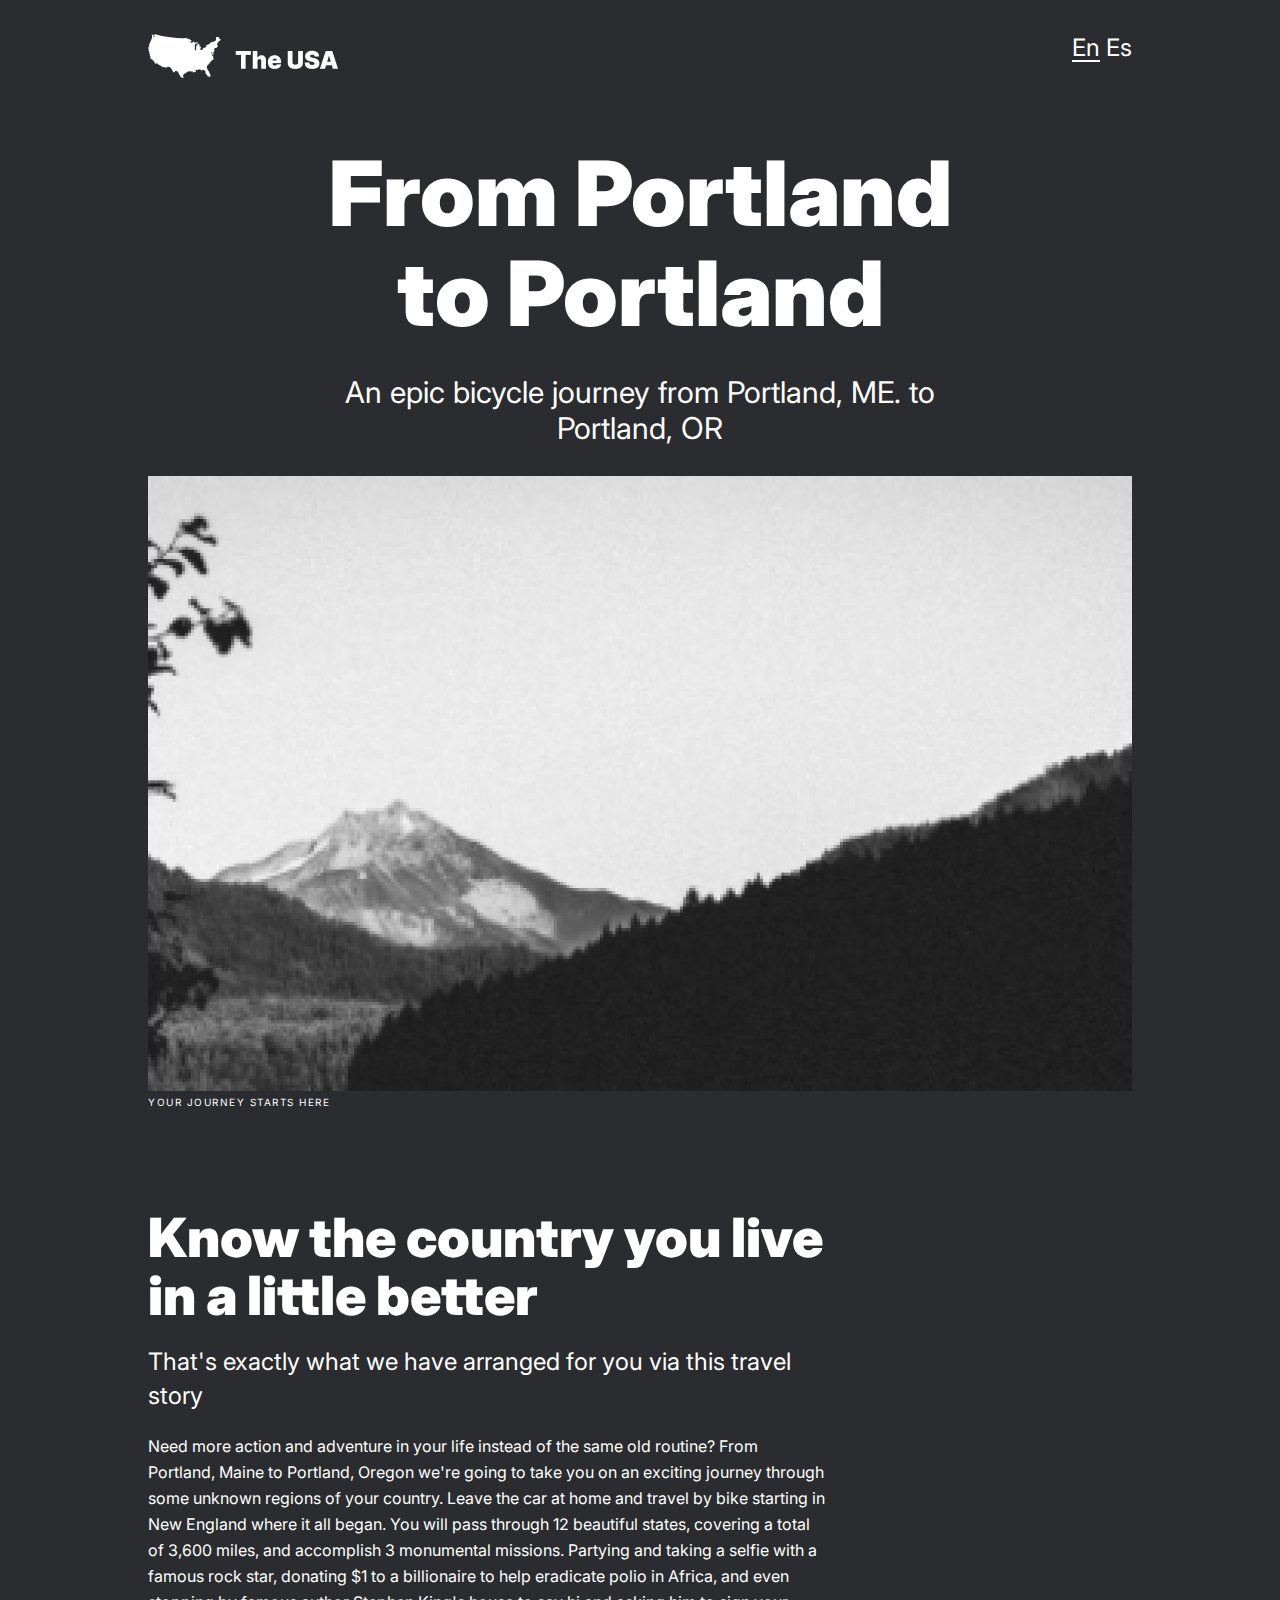
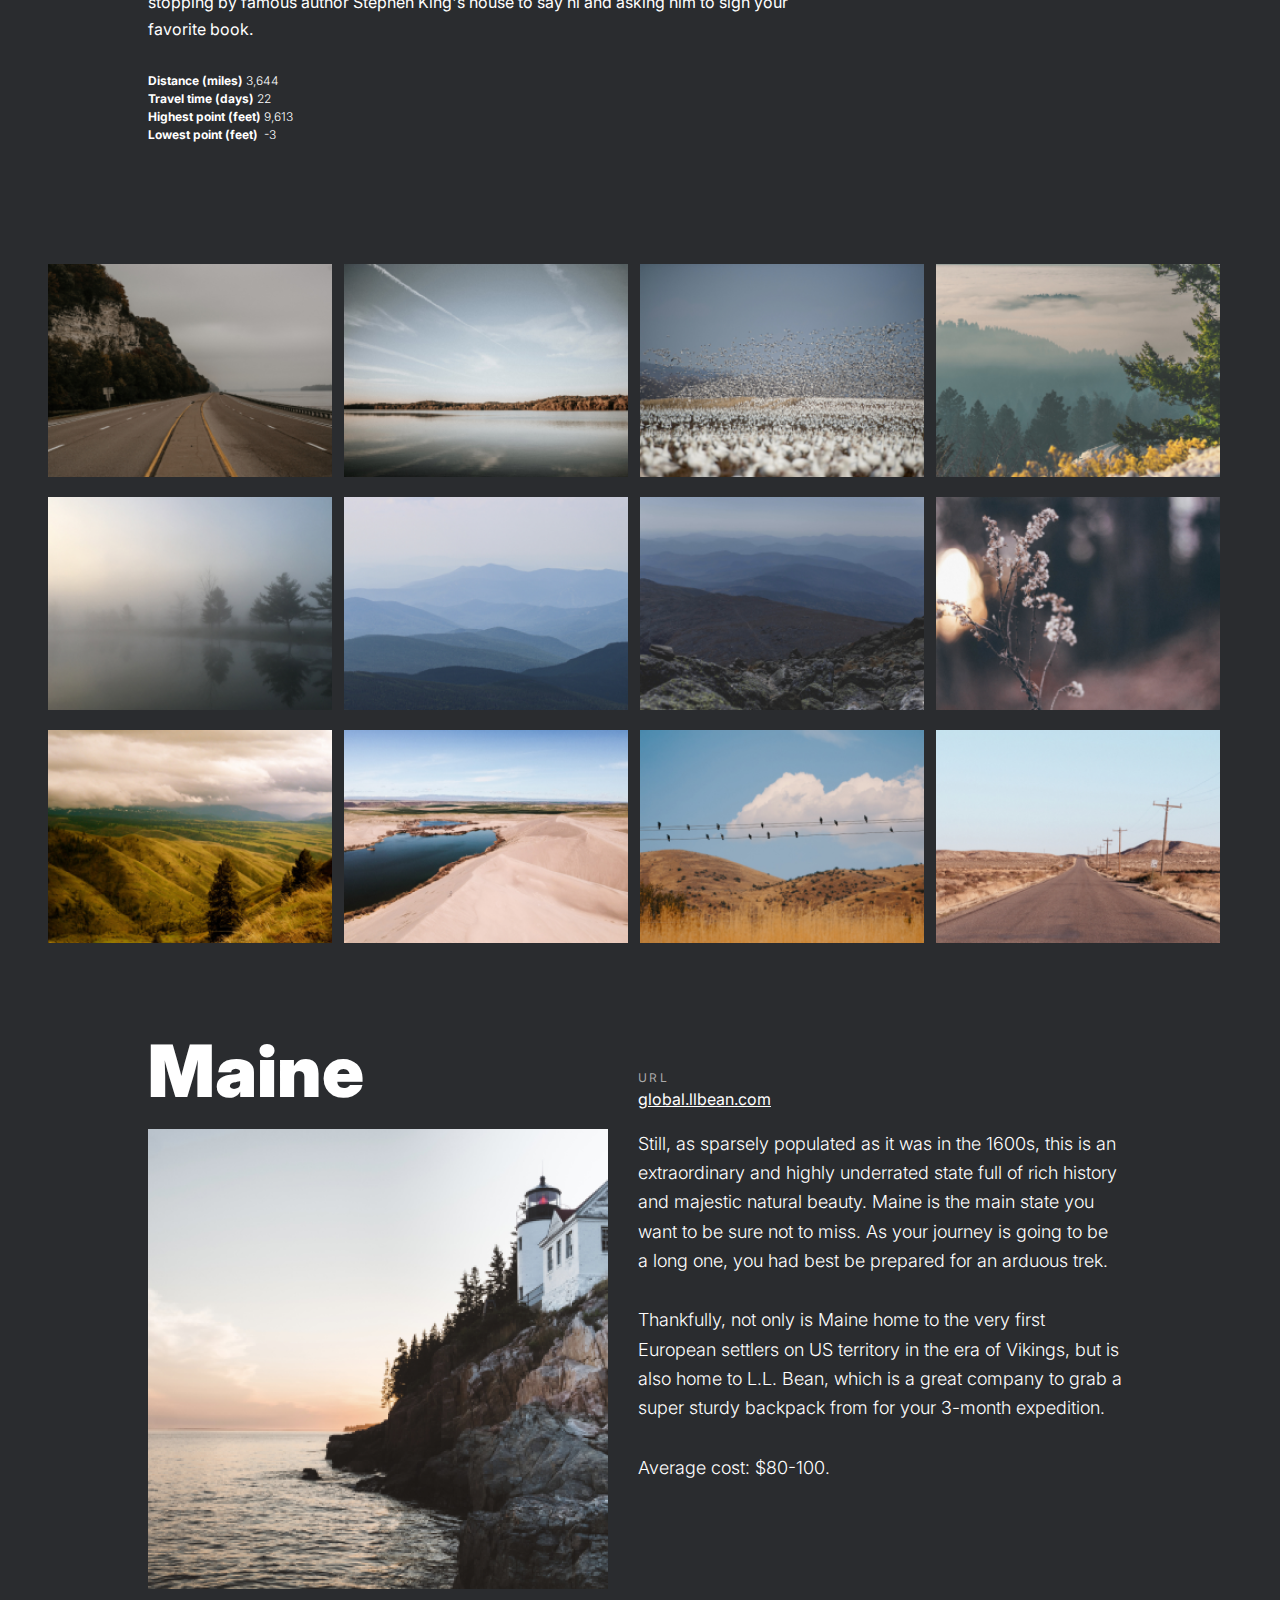
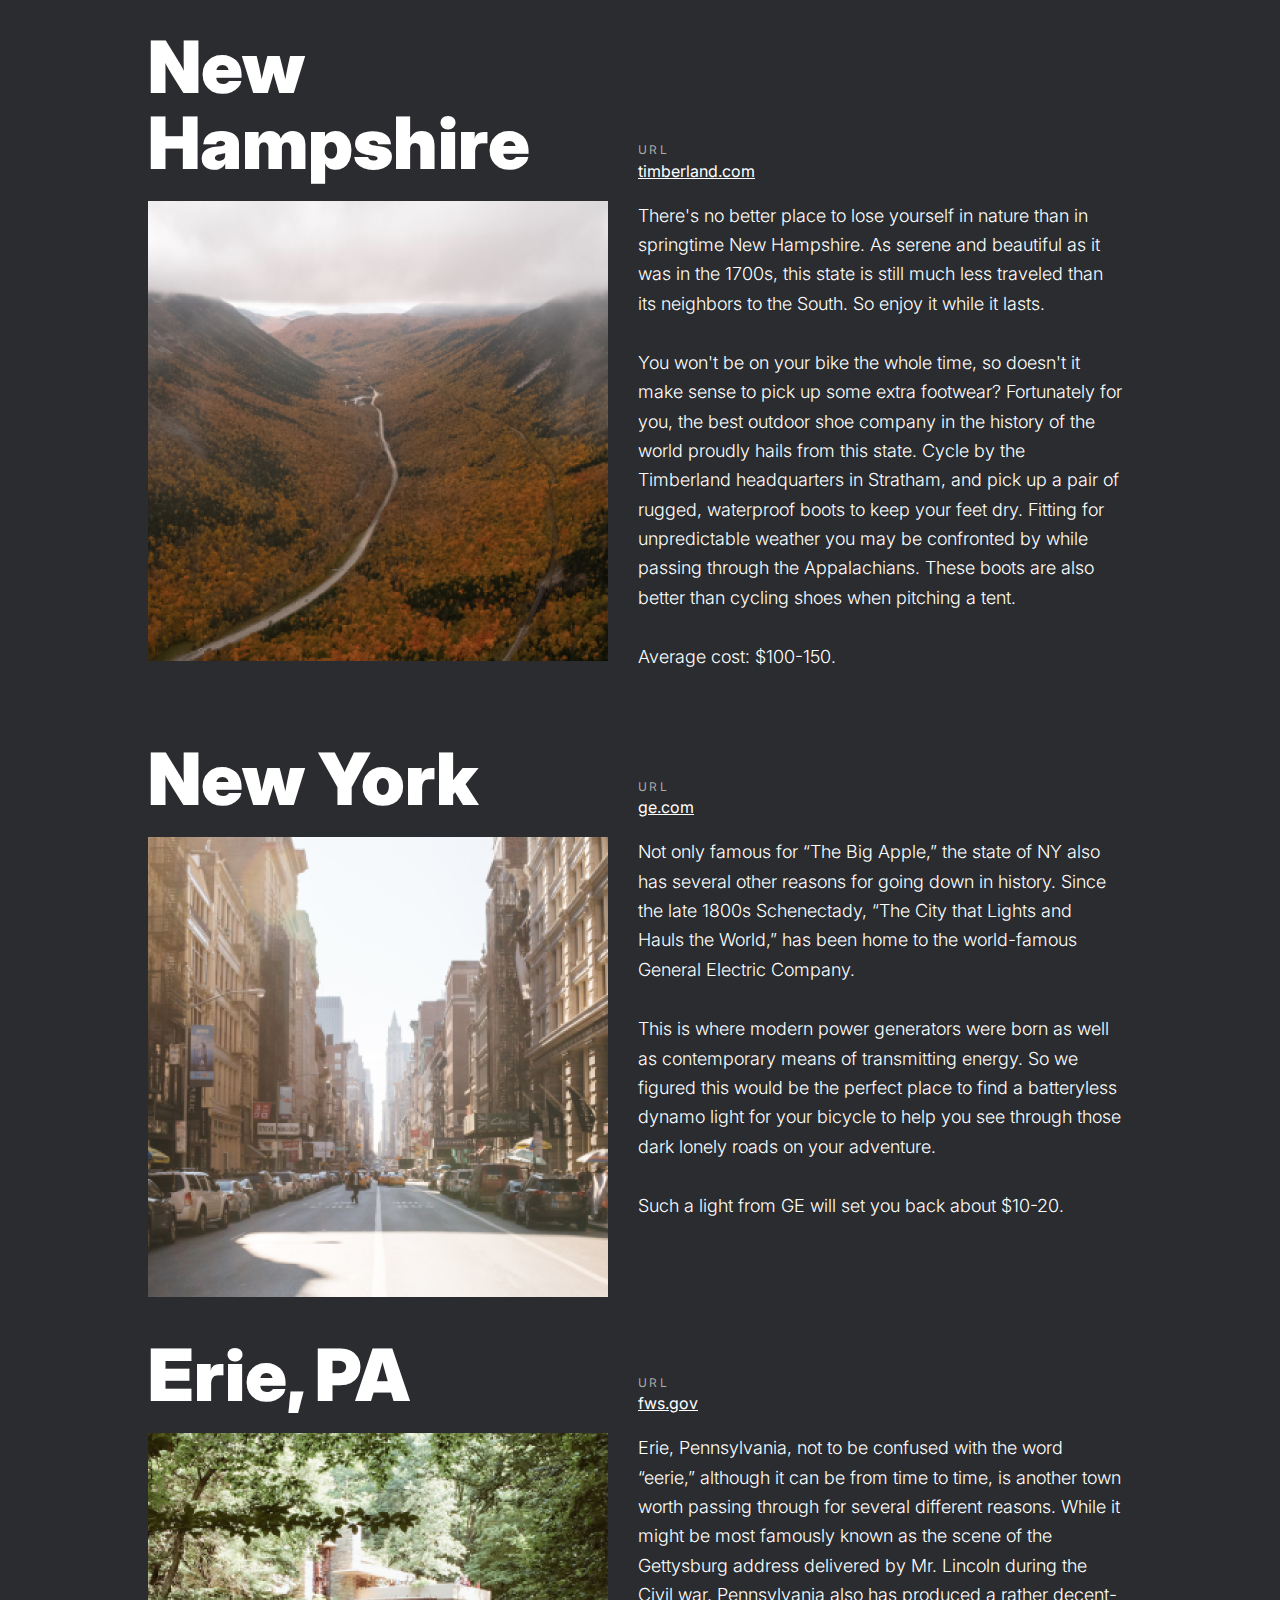
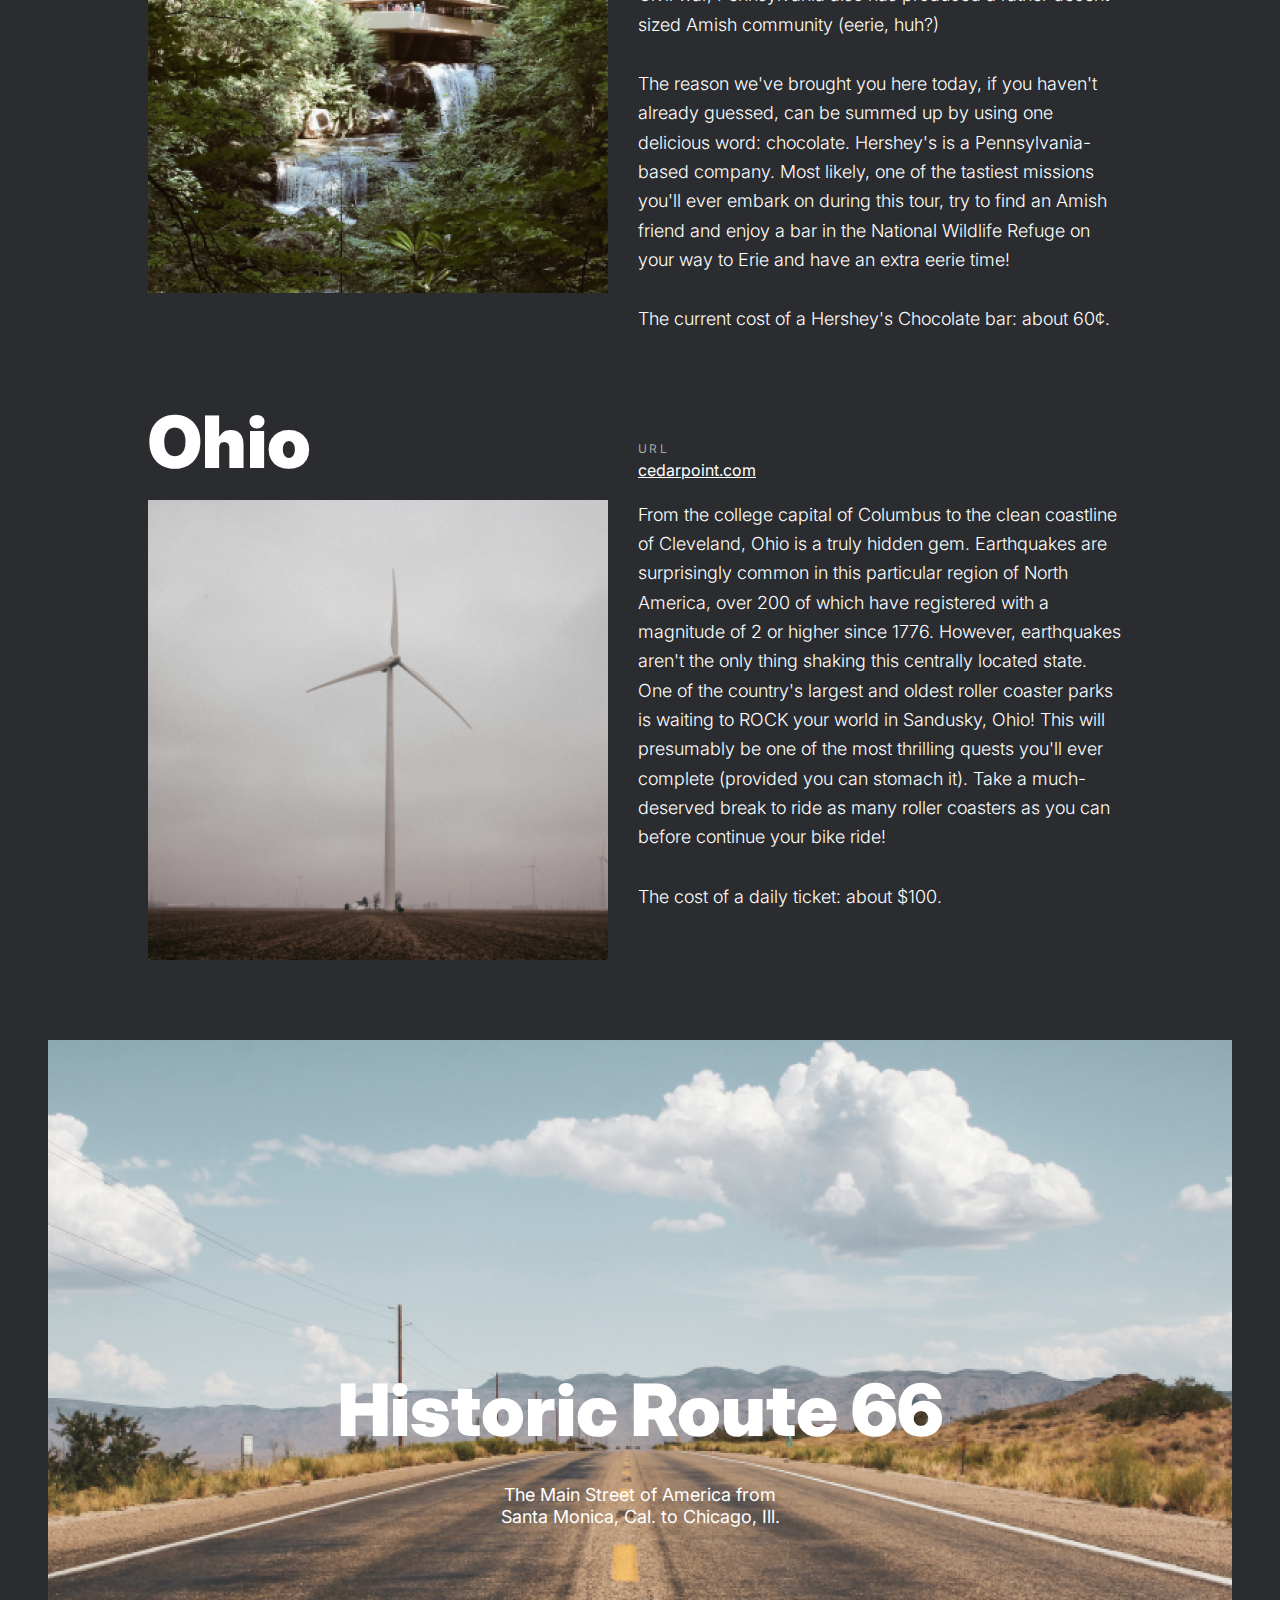
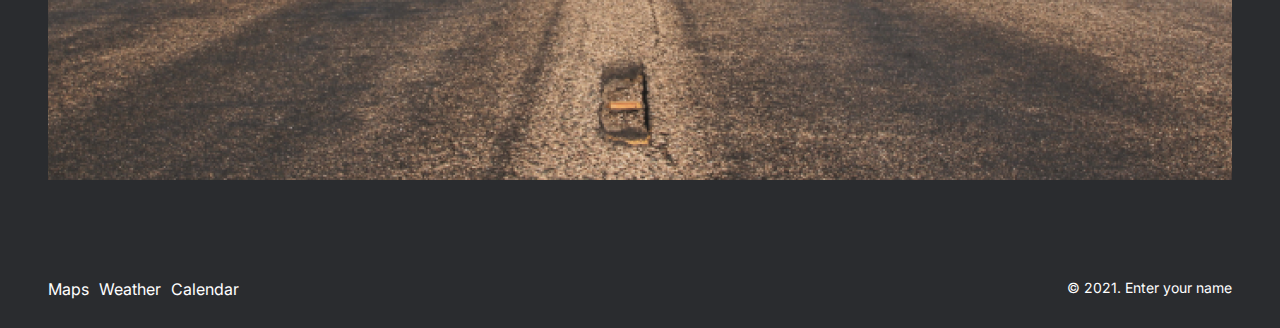
<file: index.html>
<!DOCTYPE html>
<html lang="en">
<head>
    <meta charset="UTF-8">
    <meta name="viewport" content="width=device-width, initial-scale=1.0">
    <title>From Portland to Portland</title>
    <link rel="stylesheet" href="styles/style.css">
</head>
<body>
    <div class="page">
        <header class="header">
            <div class="header__logo"></div>
            <ul class="header__lang-links">
                <li class="header__item">
                    <div class="underline-block">
                        <a href="" class="header__link">En</a>
                    </div>
                </li>
                <li class="header__item">
                    <a href="" class="header__link">Es</a>
                </li>
            </ul>
        </header>
        <section class="lead">
            <h1 class="lead__title">From Portland to Portland</h1>
            <h5 class="lead__subtitle">An epic bicycle journey from Portland, ME. to Portland, OR</h5>
            <img class="lead__image" src="image/lead__image.jpg" alt="image of mountains">
            <p class="lead__caption">YOUR JOURNEY STARTS HERE</p>
        </section>
        <section class="intro">
            <h1 class="intro__title">Know the country you live in a little better</h1>
            <h5 class="intro__subtitle">That's exactly what we have arranged for you via this travel story</h5>
            <p class="intro__main-text">Need more action and adventure in your life instead of the same old routine?
                From Portland, Maine to Portland, Oregon we're going to take you on an exciting journey through some
                unknown regions of your country. Leave the car at home and travel by bike starting in New England where
                it all began. You will pass through 12 beautiful states, covering a total of 3,600 miles, and accomplish
                3 monumental missions. Partying and taking a selfie with a famous rock star, donating $1 to a
                billionaire to help eradicate polio in Africa, and even stopping by famous author Stephen King's house
                to say hi and asking him to sign your favorite book.</p>
            <ul class="intro__list">
                <li class="intro__list-item">Distance (miles) <span class="intro__span">3,644</span></li>
                <li class="intro__list-item">Travel time (days) <span class="intro__span">22</span></li>
                <li class="intro__list-item">Highest point (feet) <span class="intro__span">9,613</span></li>
                <li class="intro__list-item"> Lowest point (feet)  <span class="intro__span">-3</span></li>
            </ul>
        </section>
        <section class="photo-grid">
            <img class="photo-grid__image" src="image/grid__item.png" alt="nature photo">
            <img class="photo-grid__image" src="image/grid__item (1).png" alt="nature photo">
            <img class="photo-grid__image" src="image/grid__item (2).png" alt="nature photo">
            <img class="photo-grid__image" src="image/grid__item (3).png" alt="nature photo">
            <img class="photo-grid__image" src="image/grid__item (4).png" alt="nature photo">
            <img class="photo-grid__image" src="image/grid__item (5).png" alt="nature photo">
            <img class="photo-grid__image" src="image/grid__item (6).png" alt="nature photo">
            <img class="photo-grid__image" src="image/grid__item (7).png" alt="nature photo">
            <img class="photo-grid__image" src="image/grid__item (8).png" alt="nature photo">
            <img class="photo-grid__image" src="image/grid__item (9).png" alt="nature photo">
            <img class="photo-grid__image" src="image/grid__item (10).png" alt="nature photo">
            <img class="photo-grid__image" src="image/grid__item (11).png" alt="nature photo">
        </section>
        <section class="all-places">
            <div class="place">
                <h1 class="place__title">Maine</h1>
                <img class="place__image" src="image/place__image1.png" alt="photo nature sea surf">
                <div class="place__website">
                    <p class="place__website__url-heading">URL</p>
                    <a class="place__website__link"
                        href="https://global.llbean.com/shop/L.L.Bean-Continental-Rucksack/122952.html?bc=50-816&csp=f&feat=816-GN1">global.llbean.com</a>
                </div>
                <div class="place__all-paragraphs">
                    <p class="place__paragraph">Still, as sparsely populated as it was in the 1600s, this is an
                        extraordinary and highly underrated state full of rich history and majestic natural beauty.
                        Maine is
                        the main state you want to be sure not to miss. As your journey is going to be a long one, you
                        had
                        best be prepared for an arduous trek.</p>
                    <p class="place__paragraph">Thankfully, not only is Maine home to the very first European settlers
                        on US
                        territory in the era of Vikings, but is also home to L.L. Bean, which is a great company to grab
                        a
                        super sturdy backpack from for your 3-month expedition. </p>
                    <p class="place__paragraph">Average cost: $80-100.</p>
                </div>
            </div>
            <div class="place">
                <h1 class="place__title">New Hampshire</h1>
                <img class="place__image" src="image/place__image2.png" alt="photo nature and view of the yellow forest">
                <div class="place__website">
                    <p class="place__website__url-heading">URL</p>
                    <a class="place__website__link"
                        href="https://www.timberland.com/timberlandpro.html">timberland.com</a>
                </div>
                <div class="place__all-paragraphs">
                    <p class="place__paragraph">There's no better place to lose yourself in nature than in springtime
                        New Hampshire. As serene and beautiful as it was in the 1700s, this state is still much less
                        traveled than its neighbors to the South. So enjoy it while it lasts.</p>
                    <p class="place__paragraph">You won't be on your bike the whole time, so doesn't it make sense to
                        pick up some extra footwear? Fortunately for you, the best outdoor shoe company in the history
                        of the world proudly hails from this state. Cycle by the Timberland headquarters in Stratham,
                        and pick up a pair of rugged, waterproof boots to keep your feet dry. Fitting for unpredictable
                        weather you may be confronted by while passing through the Appalachians. These boots are also
                        better than cycling shoes when pitching a tent.</p>
                    <p class="place__paragraph">Average cost: $100-150.</p>
                </div>
            </div>
            <div class="place">
                <h1 class="place__title">New York</h1>
                <img class="place__image" src="image/place__image3.png" alt="photo of New York city">
                <div class="place__website">
                    <p class="place__website__url-heading">URL</p>
                    <a class="place__website__link" href="https://www.ge.com/about-us">ge.com</a>
                </div>
                <div class="place__all-paragraphs">
                    <p class="place__paragraph">Not only famous for “The Big Apple,” the state of NY also has several
                        other reasons for going down in history. Since the late 1800s Schenectady, “The City that Lights
                        and Hauls the World,” has been home to the world-famous General Electric Company.</p>
                    <p class="place__paragraph">This is where modern power generators were born as well as contemporary
                        means of transmitting energy. So we figured this would be the perfect place to find a
                        batteryless dynamo light for your bicycle to help you see through those dark lonely roads on
                        your adventure. </p>
                    <p class="place__paragraph">Such a light from GE will set you back about $10-20.</p>
                </div>
            </div>
            <div class="place">
                <h1 class="place__title">Erie, PA</h1>
                <img class="place__image" src="image/place__image4.png" alt="photo nature forest with water fall">
                <div class="place__website">
                    <p class="place__website__url-heading">URL</p>
                    <a class="place__website__link" href="https://www.fws.gov/refuge/erie">fws.gov</a>
                </div>
                <div class="place__all-paragraphs">
                    <p class="place__paragraph">Erie, Pennsylvania, not to be confused with the word “eerie,” although
                        it can be from time to time, is another town worth passing through for several different
                        reasons. While it might be most famously known as the scene of the Gettysburg address delivered
                        by Mr. Lincoln during the Civil war, Pennsylvania also has produced a rather decent-sized Amish
                        community (eerie, huh?)</p>
                    <p class="place__paragraph">The reason we've brought you here today, if you haven't already guessed,
                        can be summed up by using one delicious word: chocolate. Hershey's is a Pennsylvania-based
                        company. Most likely, one of the tastiest missions you'll ever embark on during this tour, try
                        to find an Amish friend and enjoy a bar in the National Wildlife Refuge on your way to Erie and
                        have an extra eerie time!</p>
                    <p class="place__paragraph">The current cost of a Hershey's Chocolate bar: about 60¢.</p>
                </div>
            </div>
            <div class="place">
                <h1 class="place__title">Ohio</h1>
                <img class="place__image" src="image/place__image5.png" alt="Photo of a large windmill">
                <div class="place__website">
                    <p class="place__website__url-heading">URL</p>
                    <a class="place__website__link" href="https://www.cedarpoint.com">cedarpoint.com</a>
                </div>
                <div class="place__all-paragraphs">
                    <p class="place__paragraph">From the college capital of Columbus to the clean coastline of
                        Cleveland, Ohio is a truly hidden gem. Earthquakes are surprisingly common in this particular
                        region of North America, over 200 of which have registered with a magnitude of 2 or higher since
                        1776. However, earthquakes aren't the only thing shaking this centrally located state. One of
                        the country's largest and oldest roller coaster parks is waiting to ROCK your world in Sandusky,
                        Ohio! This will presumably be one of the most thrilling quests you'll ever complete (provided
                        you can stomach it). Take a much-deserved break to ride as many roller coasters as you can
                        before continue your bike ride!</p>
                    <p class="place__paragraph">The cost of a daily ticket: about $100.</p>
                </div>
            </div>
        </section>
        <section class="cover">
            <h1 class="cover__title">
                <a class="cover__link" href="https://www.nps.gov/nr/travel/route66/maps66.html">Historic Route 66</a>
            </h1>
            <h5 class="cover__subtitle">The Main Street of America from Santa Monica, Cal. to Chicago, Ill.</h5>
            <img class="cover__background" src="image/background.png" alt="photo of a long road on the outskirts">
            <div class="cover__overlay"></div>
        </section>
        <footer class="footer">
            <a class="footer__link" href="https://maps.google.com/">Maps</a>
            <a class="footer__link" href="https://weather.com/">Weather</a>
            <a class="footer__link" href="https://calendar.google.com">Calendar</a>
            <p class="footer__copyright">© 2021. Enter your name</p>
        </footer>
    </div>
</body>
</html>
</file>
<file: styles/style.css>
@import url(../blocks/page/page.css);
@import url(../blocks/header/header.css);
@import url(../blocks/header/__lang-link/header__lang-links.css);
@import url(../blocks/header/__logo/header__logo.css);
@import url(../blocks/header/__link/header__link.css);
@import url(../blocks/header/__item/header__item.css);
@import url(../blocks/header/__underline-block/header__underline-block.css);
@import url(../blocks/lead/__caption/lead__caption.css);
@import url(../blocks/lead/__image/lead__image.css);
@import url(../blocks/lead/__subtitle/lead__subtitle.css);
@import url(../blocks/lead/__tittle/lead__title.css);
@import url(../blocks/lead/lead.css);
@import url(../blocks/intro/intro.css);
@import url(../blocks/intro/__title/intro__title.css);
@import url(../blocks/intro/__subtitle/intro__subtitle.css);
@import url(../blocks/intro/__main-text/intro__main-text.css);
@import url(../blocks/intro/__list/intro__list.css);
@import url(../blocks/intro/__span/intro__span.css);
@import url(../blocks/photo-grid/photo-grid.css);
@import url(../blocks/photo-grid/__image/photo-grid__image.css);
@import url(../blocks/all-places/all-places.css);
@import url(../blocks/all-places/place/place.css);
@import url(../blocks/all-places/place/__website/place__website.css);
@import url(../blocks/all-places/place/__website/__website__url-heading/place__website__url-heading.css);
@import url(../blocks/all-places/place/__website/__website__link/place__website__link.css);
@import url(../blocks/all-places/place/__title/place__tittle.css);
@import url(../blocks/all-places/place/__paragraph/place__paragraph.css);
@import url(../blocks/all-places/place/__image/place__image.css);
@import url(../blocks/all-places/place/__all-paragraphs/place__all-paragraphs.css);
@import url(../blocks/cover/cover.css);
@import url(../blocks/cover/__title/cover__title.css);
@import url(../blocks/cover/__subtitle/cover__subtitle.css);
@import url(../blocks/cover/__background/cover__background.css);
@import url(../blocks/cover/__overlay/cover__overlay.css);
@import url(../blocks/cover/__link/cover__link.css);
@import url(../blocks/footer/footer.css);
@import url(../blocks/footer/__link/footer__link.css);
@import url(../blocks/footer/__copyright/footer__copyright.css);
</file>
